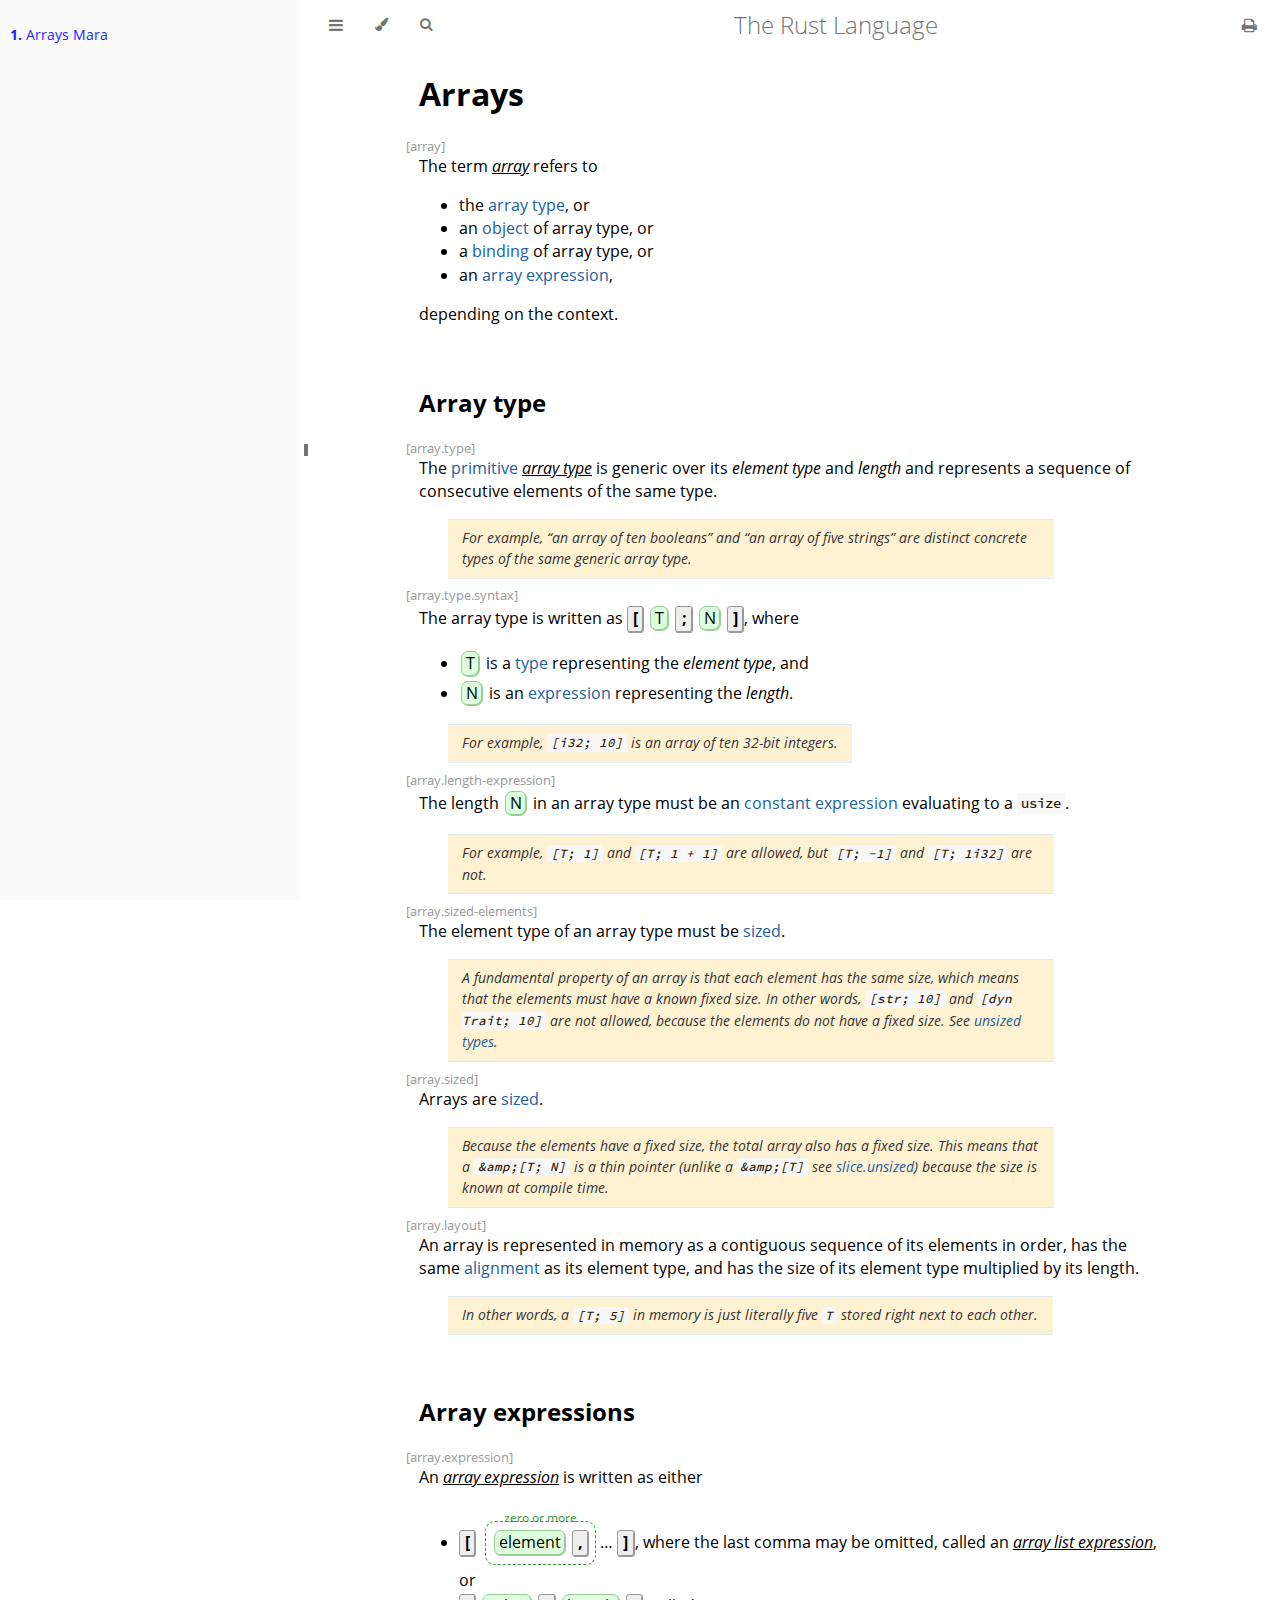
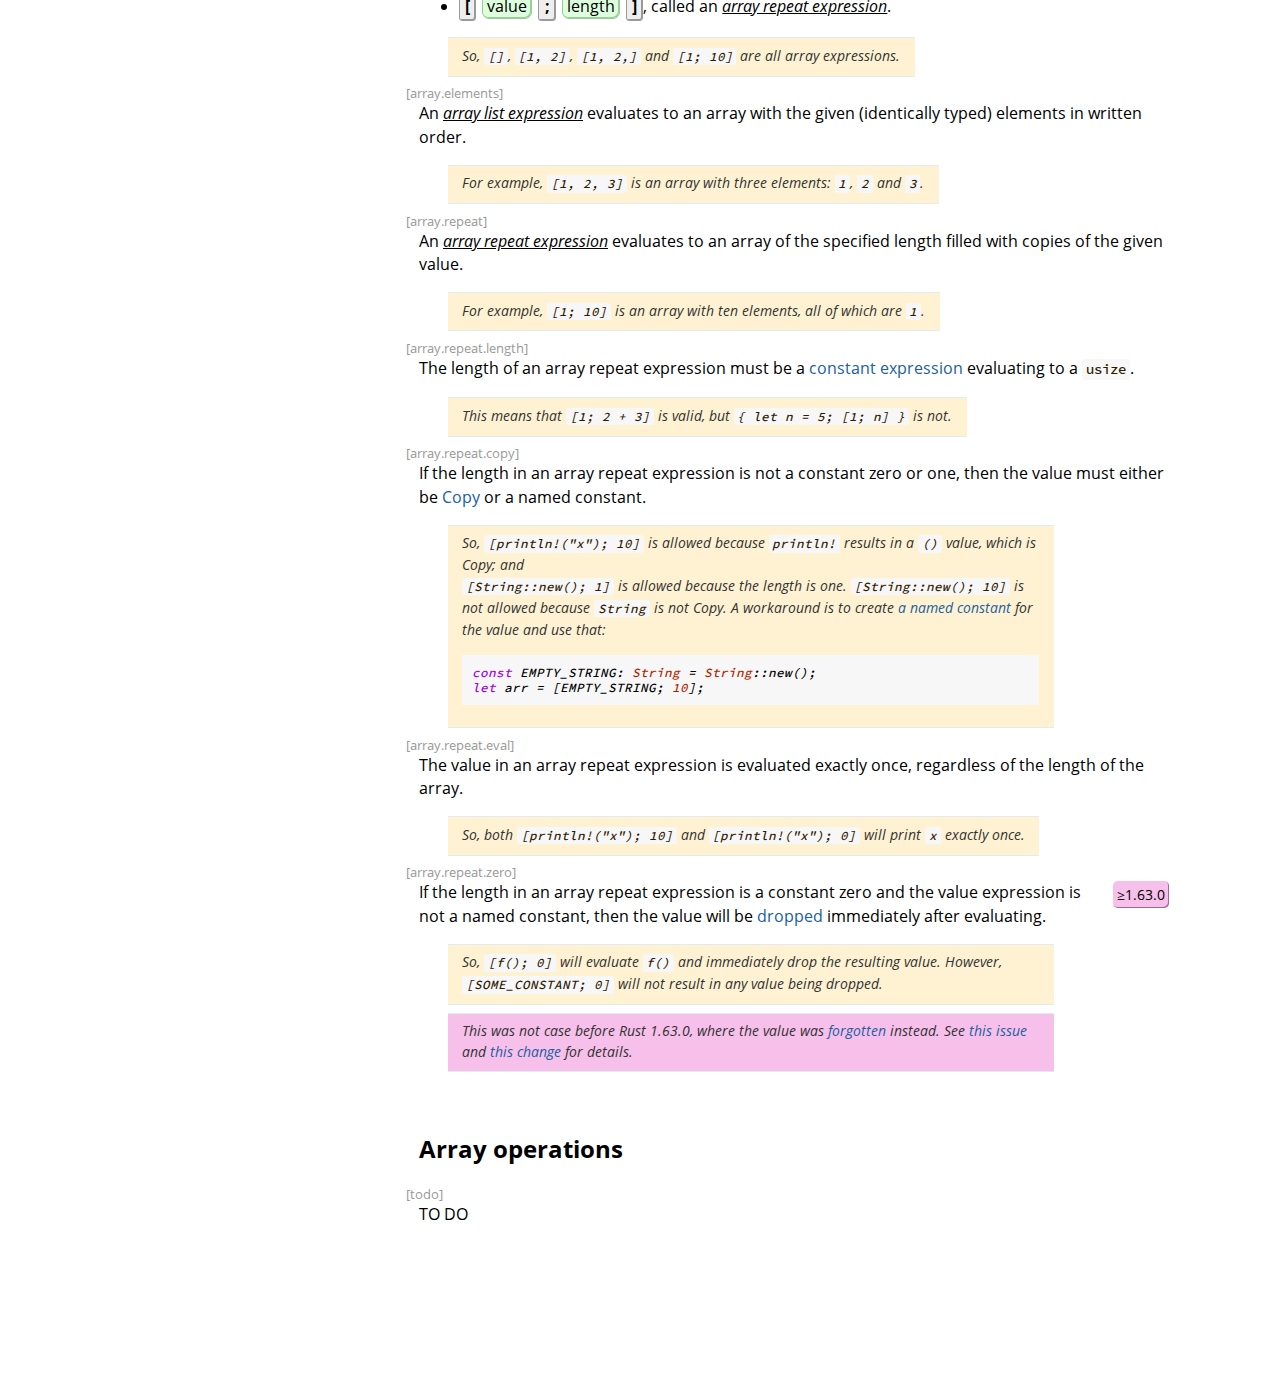
<file: index.html>
<!DOCTYPE HTML>
<html lang="en" class="light" dir="ltr">
    <head>
        <!-- Book generated using mdBook -->
        <meta charset="UTF-8">
        <title>Arrays Mara - The Rust Language</title>


        <!-- Custom HTML head -->
        
        <meta name="description" content="">
        <meta name="viewport" content="width=device-width, initial-scale=1">
        <meta name="theme-color" content="#ffffff">

        <link rel="icon" href="favicon.svg">
        <link rel="shortcut icon" href="favicon.png">
        <link rel="stylesheet" href="css/variables.css">
        <link rel="stylesheet" href="css/general.css">
        <link rel="stylesheet" href="css/chrome.css">
        <link rel="stylesheet" href="css/print.css" media="print">

        <!-- Fonts -->
        <link rel="stylesheet" href="FontAwesome/css/font-awesome.css">
        <link rel="stylesheet" href="fonts/fonts.css">

        <!-- Highlight.js Stylesheets -->
        <link rel="stylesheet" href="highlight.css">
        <link rel="stylesheet" href="tomorrow-night.css">
        <link rel="stylesheet" href="ayu-highlight.css">

        <!-- Custom theme stylesheets -->
        <link rel="stylesheet" href="css/custom.css">

    </head>
    <body class="sidebar-visible no-js">
    <div id="body-container">
        <!-- Provide site root to javascript -->
        <script>
            var path_to_root = "";
            var default_theme = window.matchMedia("(prefers-color-scheme: dark)").matches ? "navy" : "light";
        </script>

        <!-- Work around some values being stored in localStorage wrapped in quotes -->
        <script>
            try {
                var theme = localStorage.getItem('mdbook-theme');
                var sidebar = localStorage.getItem('mdbook-sidebar');

                if (theme.startsWith('"') && theme.endsWith('"')) {
                    localStorage.setItem('mdbook-theme', theme.slice(1, theme.length - 1));
                }

                if (sidebar.startsWith('"') && sidebar.endsWith('"')) {
                    localStorage.setItem('mdbook-sidebar', sidebar.slice(1, sidebar.length - 1));
                }
            } catch (e) { }
        </script>

        <!-- Set the theme before any content is loaded, prevents flash -->
        <script>
            var theme;
            try { theme = localStorage.getItem('mdbook-theme'); } catch(e) { }
            if (theme === null || theme === undefined) { theme = default_theme; }
            var html = document.querySelector('html');
            html.classList.remove('light')
            html.classList.add(theme);
            var body = document.querySelector('body');
            body.classList.remove('no-js')
            body.classList.add('js');
        </script>

        <input type="checkbox" id="sidebar-toggle-anchor" class="hidden">

        <!-- Hide / unhide sidebar before it is displayed -->
        <script>
            var body = document.querySelector('body');
            var sidebar = null;
            var sidebar_toggle = document.getElementById("sidebar-toggle-anchor");
            if (document.body.clientWidth >= 1080) {
                try { sidebar = localStorage.getItem('mdbook-sidebar'); } catch(e) { }
                sidebar = sidebar || 'visible';
            } else {
                sidebar = 'hidden';
            }
            sidebar_toggle.checked = sidebar === 'visible';
            body.classList.remove('sidebar-visible');
            body.classList.add("sidebar-" + sidebar);
        </script>

        <nav id="sidebar" class="sidebar" aria-label="Table of contents">
            <div class="sidebar-scrollbox">
                <ol class="chapter"><li class="chapter-item expanded "><a href="arrays-m.html" class="active"><strong aria-hidden="true">1.</strong> Arrays Mara</a></li></ol>
            </div>
            <div id="sidebar-resize-handle" class="sidebar-resize-handle">
                <div class="sidebar-resize-indicator"></div>
            </div>
        </nav>

        <!-- Track and set sidebar scroll position -->
        <script>
            var sidebarScrollbox = document.querySelector('#sidebar .sidebar-scrollbox');
            sidebarScrollbox.addEventListener('click', function(e) {
                if (e.target.tagName === 'A') {
                    sessionStorage.setItem('sidebar-scroll', sidebarScrollbox.scrollTop);
                }
            }, { passive: true });
            var sidebarScrollTop = sessionStorage.getItem('sidebar-scroll');
            sessionStorage.removeItem('sidebar-scroll');
            if (sidebarScrollTop) {
                // preserve sidebar scroll position when navigating via links within sidebar
                sidebarScrollbox.scrollTop = sidebarScrollTop;
            } else {
                // scroll sidebar to current active section when navigating via "next/previous chapter" buttons
                var activeSection = document.querySelector('#sidebar .active');
                if (activeSection) {
                    activeSection.scrollIntoView({ block: 'center' });
                }
            }
        </script>

        <div id="page-wrapper" class="page-wrapper">

            <div class="page">
                                <div id="menu-bar-hover-placeholder"></div>
                <div id="menu-bar" class="menu-bar sticky">
                    <div class="left-buttons">
                        <label id="sidebar-toggle" class="icon-button" for="sidebar-toggle-anchor" title="Toggle Table of Contents" aria-label="Toggle Table of Contents" aria-controls="sidebar">
                            <i class="fa fa-bars"></i>
                        </label>
                        <button id="theme-toggle" class="icon-button" type="button" title="Change theme" aria-label="Change theme" aria-haspopup="true" aria-expanded="false" aria-controls="theme-list">
                            <i class="fa fa-paint-brush"></i>
                        </button>
                        <ul id="theme-list" class="theme-popup" aria-label="Themes" role="menu">
                            <li role="none"><button role="menuitem" class="theme" id="light">Light</button></li>
                            <li role="none"><button role="menuitem" class="theme" id="rust">Rust</button></li>
                            <li role="none"><button role="menuitem" class="theme" id="coal">Coal</button></li>
                            <li role="none"><button role="menuitem" class="theme" id="navy">Navy</button></li>
                            <li role="none"><button role="menuitem" class="theme" id="ayu">Ayu</button></li>
                        </ul>
                        <button id="search-toggle" class="icon-button" type="button" title="Search. (Shortkey: s)" aria-label="Toggle Searchbar" aria-expanded="false" aria-keyshortcuts="S" aria-controls="searchbar">
                            <i class="fa fa-search"></i>
                        </button>
                    </div>

                    <h1 class="menu-title">The Rust Language</h1>

                    <div class="right-buttons">
                        <a href="print.html" title="Print this book" aria-label="Print this book">
                            <i id="print-button" class="fa fa-print"></i>
                        </a>

                    </div>
                </div>

                <div id="search-wrapper" class="hidden">
                    <form id="searchbar-outer" class="searchbar-outer">
                        <input type="search" id="searchbar" name="searchbar" placeholder="Search this book ..." aria-controls="searchresults-outer" aria-describedby="searchresults-header">
                    </form>
                    <div id="searchresults-outer" class="searchresults-outer hidden">
                        <div id="searchresults-header" class="searchresults-header"></div>
                        <ul id="searchresults">
                        </ul>
                    </div>
                </div>

                <!-- Apply ARIA attributes after the sidebar and the sidebar toggle button are added to the DOM -->
                <script>
                    document.getElementById('sidebar-toggle').setAttribute('aria-expanded', sidebar === 'visible');
                    document.getElementById('sidebar').setAttribute('aria-hidden', sidebar !== 'visible');
                    Array.from(document.querySelectorAll('#sidebar a')).forEach(function(link) {
                        link.setAttribute('tabIndex', sidebar === 'visible' ? 0 : -1);
                    });
                </script>

                <div id="content" class="content">
                    <main>
                        <h1 id="arrays"><a class="header" href="#arrays">Arrays</a></h1>
<div class="rule" id="array"><a class="rule-link" href="#array">[array]</a></div>
<p>The term <dfn>array</dfn> refers to</p>
<ul>
<li>the <a href="TODO">array type</a>, or</li>
<li>an <a href="TODO">object</a> of array type, or</li>
<li>a <a href="TODO">binding</a> of array type, or</li>
<li>an <a href="TODO">array expression</a>,</li>
</ul>
<p>depending on the context.</p>
<h2 id="array-type"><a class="header" href="#array-type">Array type</a></h2>
<div class="rule" id="array.type"><a class="rule-link" href="#array.type">[array.type]</a></div>
<p>The <a href="TODO">primitive</a> <dfn>array type</dfn>
is generic over its <em>element type</em> and <em>length</em>
and represents a sequence of consecutive elements of the same type.</p>
<blockquote>
<p>For example, “an array of ten booleans” and “an array of five strings”
are distinct concrete types of the same generic array type.</p>
</blockquote>
<div class="rule" id="array.type.syntax"><a class="rule-link" href="#array.type.syntax">[array.type.syntax]</a></div>
<p>The array type is written as <kbd>[</kbd> <var>T</var> <kbd>;</kbd> <var>N</var> <kbd>]</kbd>,
where</p>
<ul>
<li><var>T</var> is a <a href="TODO">type</a> representing the <em>element type</em>, and</li>
<li><var>N</var> is an <a href="TODO">expression</a> representing the <em>length</em>.</li>
</ul>
<blockquote>
<p>For example, <code>[i32; 10]</code> is an array of ten 32-bit integers.</p>
</blockquote>
<div class="rule" id="array.length-expression"><a class="rule-link" href="#array.length-expression">[array.length-expression]</a></div>
<p>The length <var>N</var> in an array type must be an <a href="TODO">constant expression</a>
evaluating to a <code>usize</code>.</p>
<blockquote>
<p>For example,
<code>[T; 1]</code> and <code>[T; 1 + 1]</code> are allowed,
but <code>[T; -1]</code> and <code>[T; 1i32]</code> are not.</p>
</blockquote>
<div class="rule" id="array.sized-elements"><a class="rule-link" href="#array.sized-elements">[array.sized-elements]</a></div>
<p>The element type of an array type must be <a href="TODO">sized</a>.</p>
<blockquote>
<p>A fundamental property of an array is that each element has the same size,
which means that the elements must have a known fixed size.
In other words, <code>[str; 10]</code> and <code>[dyn Trait; 10]</code> are not allowed,
because the elements do not have a fixed size. See <a href="TODO">unsized types</a>.</p>
</blockquote>
<div class="rule" id="array.sized"><a class="rule-link" href="#array.sized">[array.sized]</a></div>
<p>Arrays are <a href="TODO">sized</a>.</p>
<blockquote>
<p>Because the elements have a fixed size, the total array also has a fixed size.
This means that a <code>&amp;amp;[T; N]</code> is a thin pointer
(unlike a <code>&amp;amp;[T]</code> see <a href="TODO">slice.unsized</a>)
because the size is known at compile time.</p>
</blockquote>
<div class="rule" id="array.layout"><a class="rule-link" href="#array.layout">[array.layout]</a></div>
<p>An array is represented in memory as a contiguous sequence of its elements in order,
has the same <a href="TODO">alignment</a> as its element type,
and has the size of its element type multiplied by its length.</p>
<blockquote>
<p>In other words, a <code>[T; 5]</code> in memory is just literally five <code>T</code> stored
right next to each other.</p>
</blockquote>
<h2 id="array-expressions"><a class="header" href="#array-expressions">Array expressions</a></h2>
<div class="rule" id="array.expression"><a class="rule-link" href="#array.expression">[array.expression]</a></div>
<p>An <dfn>array expression</dfn> is written as either</p>
<ul>
<li><kbd>[</kbd> <span class="repeat"><var>element</var> <kbd>,</kbd> </span> … <kbd>]</kbd>,
where the last comma may be omitted,
called an <dfn>array list expression</dfn>,
or</li>
<li><kbd>[</kbd> <var>value</var> <kbd>;</kbd> <var>length</var> <kbd>]</kbd>,
called an <dfn>array repeat expression</dfn>.</li>
</ul>
<blockquote>
<p>So, <code>[]</code>, <code>[1, 2]</code>, <code>[1, 2,]</code> and <code>[1; 10]</code> are all array expressions.</p>
</blockquote>
<div class="rule" id="array.elements"><a class="rule-link" href="#array.elements">[array.elements]</a></div>
<p>An <dfn>array list expression</dfn> evaluates to an array with the given (identically typed) elements in written order.</p>
<blockquote>
<p>For example, <code>[1, 2, 3]</code> is an array with three elements: <code>1</code>, <code>2</code> and <code>3</code>.</p>
</blockquote>
<div class="rule" id="array.repeat"><a class="rule-link" href="#array.repeat">[array.repeat]</a></div>
<p>An <dfn>array repeat expression</dfn> evaluates to an array of the specified length filled with copies of the given value.</p>
<blockquote>
<p>For example, <code>[1; 10]</code> is an array with ten elements, all of which are <code>1</code>.</p>
</blockquote>
<div class="rule" id="array.repeat.length"><a class="rule-link" href="#array.repeat.length">[array.repeat.length]</a></div>
<p>The length of an array repeat expression must be a <a href="TODO">constant expression</a>
evaluating to a <code>usize</code>.</p>
<blockquote>
<p>This means that <code>[1; 2 + 3]</code> is valid, but <code>{ let n = 5; [1; n] }</code> is not.</p>
</blockquote>
<div class="rule" id="array.repeat.copy"><a class="rule-link" href="#array.repeat.copy">[array.repeat.copy]</a></div>
<p>If the length in an array repeat expression is not a constant zero or one,
then the value must either be <a href="TODO">Copy</a> or a named constant.</p>
<blockquote>
<p>So, <code>[println!(&quot;x&quot;); 10]</code> is allowed because <code>println!</code> results in
a <code>()</code> value, which is Copy; and<br />
<code>[String::new(); 1]</code> is allowed because the length is one.
<code>[String::new(); 10]</code> is not allowed because <code>String</code> is not Copy.
A workaround is to create <a href="TODO">a named constant</a> for the value and use that:</p>
<pre><pre class="playground"><code class="language-rust"><span class="boring">#![allow(unused)]
</span><span class="boring">fn main() {
</span>const EMPTY_STRING: String = String::new();
let arr = [EMPTY_STRING; 10];
<span class="boring">}</span></code></pre></pre>
</blockquote>
<div class="rule" id="array.repeat.eval"><a class="rule-link" href="#array.repeat.eval">[array.repeat.eval]</a></div>
<p>The value in an array repeat expression is evaluated exactly once,
regardless of the length of the array.</p>
<blockquote>
<p>So, both <code>[println!(&quot;x&quot;); 10]</code> and <code>[println!(&quot;x&quot;); 0]</code>
will print <code>x</code> exactly once.</p>
</blockquote>
<div class="rule" id="array.repeat.zero"><a class="rule-link" href="#array.repeat.zero">[array.repeat.zero]</a></div>
<p><span class="version">≥1.63.0</span>
If the length in an array repeat expression is a constant zero
and the value expression is not a named constant,
then the value will be <a href="TODO">dropped</a> immediately after evaluating.</p>
<blockquote>
<p>So, <code>[f(); 0]</code> will evaluate <code>f()</code> and immediately drop the resulting value.
However, <code>[SOME_CONSTANT; 0]</code> will not result in any value being dropped.</p>
</blockquote>
<div class="history">
<blockquote>
<p>This was not case before Rust 1.63.0,
where the value was <a href="TODO">forgotten</a> instead.
See <a href="https://github.com/rust-lang/rust/issues/74836">this issue</a>
and <a href="https://github.com/rust-lang/rust/pull/95953">this change</a> for details.</p>
</blockquote>
</div>
<h2 id="array-operations"><a class="header" href="#array-operations">Array operations</a></h2>
<div class="rule" id="todo"><a class="rule-link" href="#todo">[todo]</a></div>
<p>TO DO</p>

                    </main>

                    <nav class="nav-wrapper" aria-label="Page navigation">
                        <!-- Mobile navigation buttons -->


                        <div style="clear: both"></div>
                    </nav>
                </div>
            </div>

            <nav class="nav-wide-wrapper" aria-label="Page navigation">

            </nav>

        </div>




        <script>
            window.playground_copyable = true;
        </script>


        <script src="elasticlunr.min.js"></script>
        <script src="mark.min.js"></script>
        <script src="searcher.js"></script>

        <script src="clipboard.min.js"></script>
        <script src="highlight.js"></script>
        <script src="book.js"></script>

        <!-- Custom JS scripts -->


    </div>
    </body>
</html>
</file>
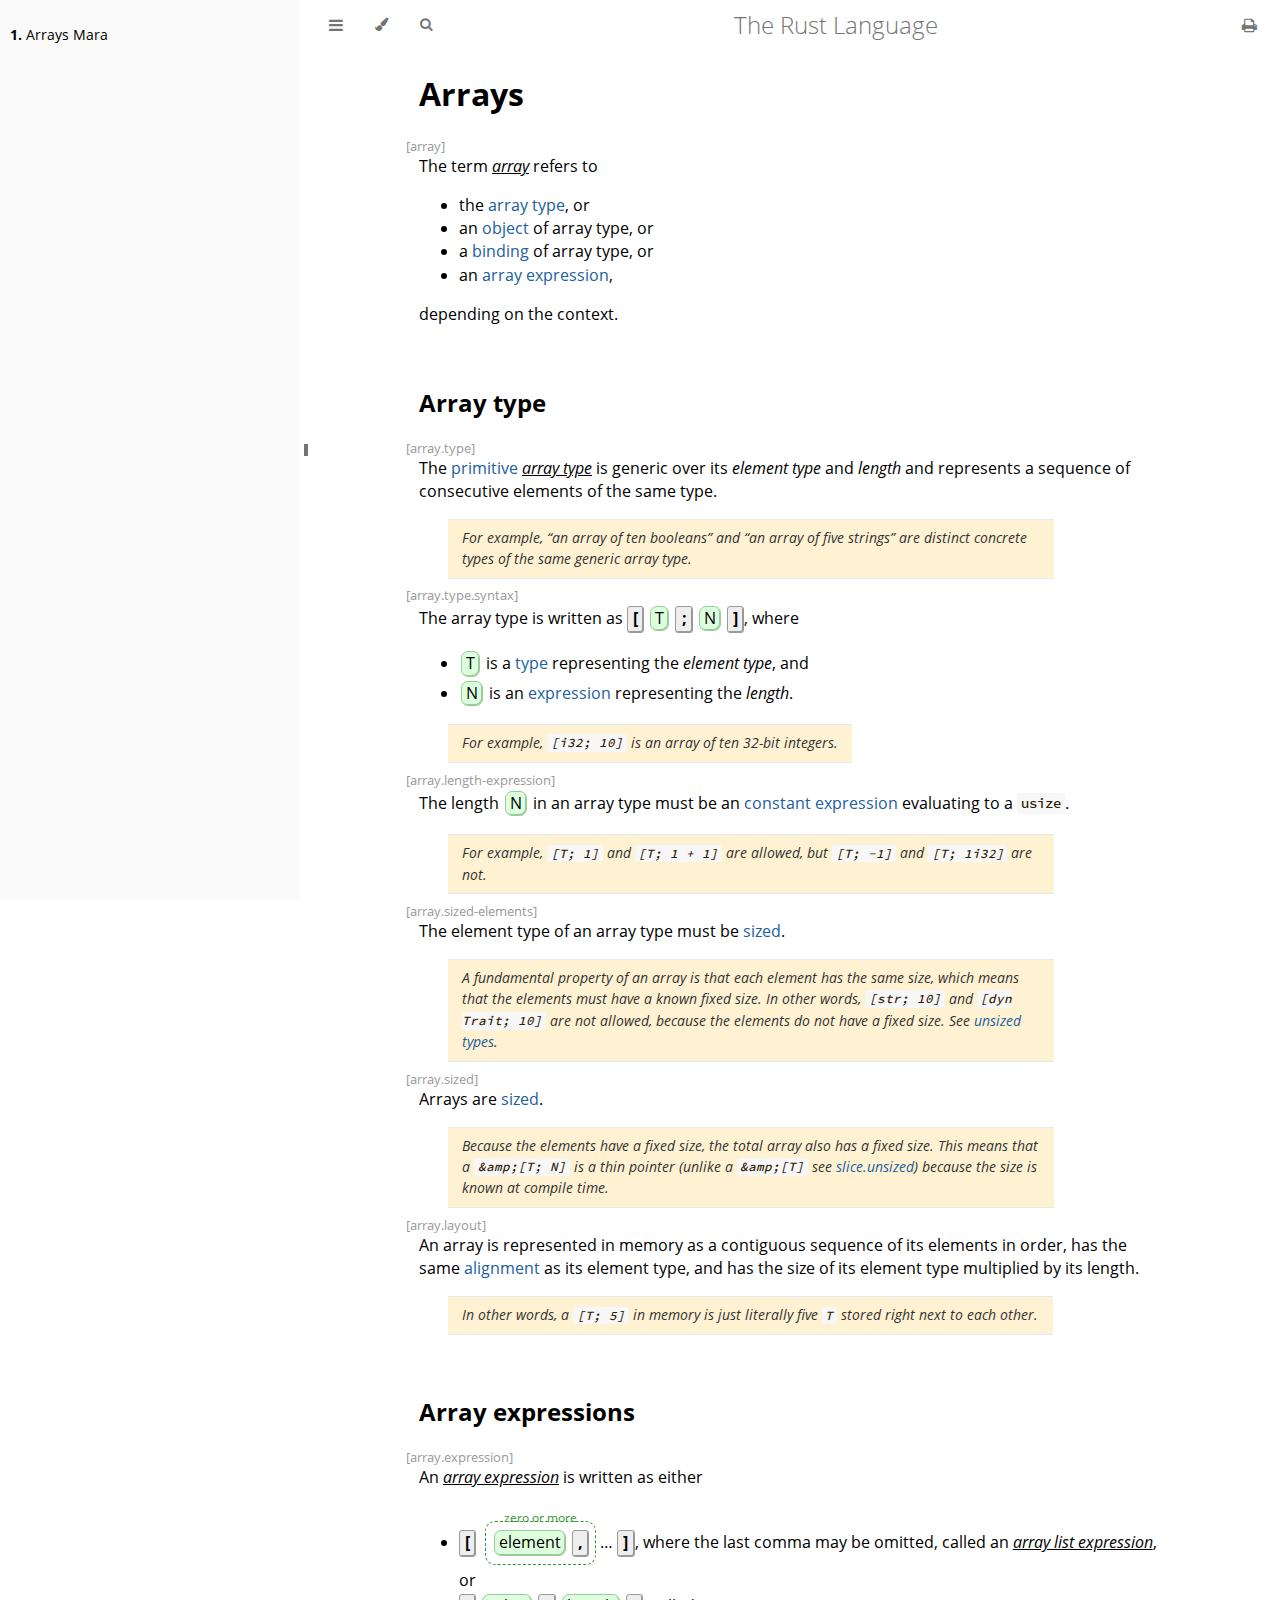
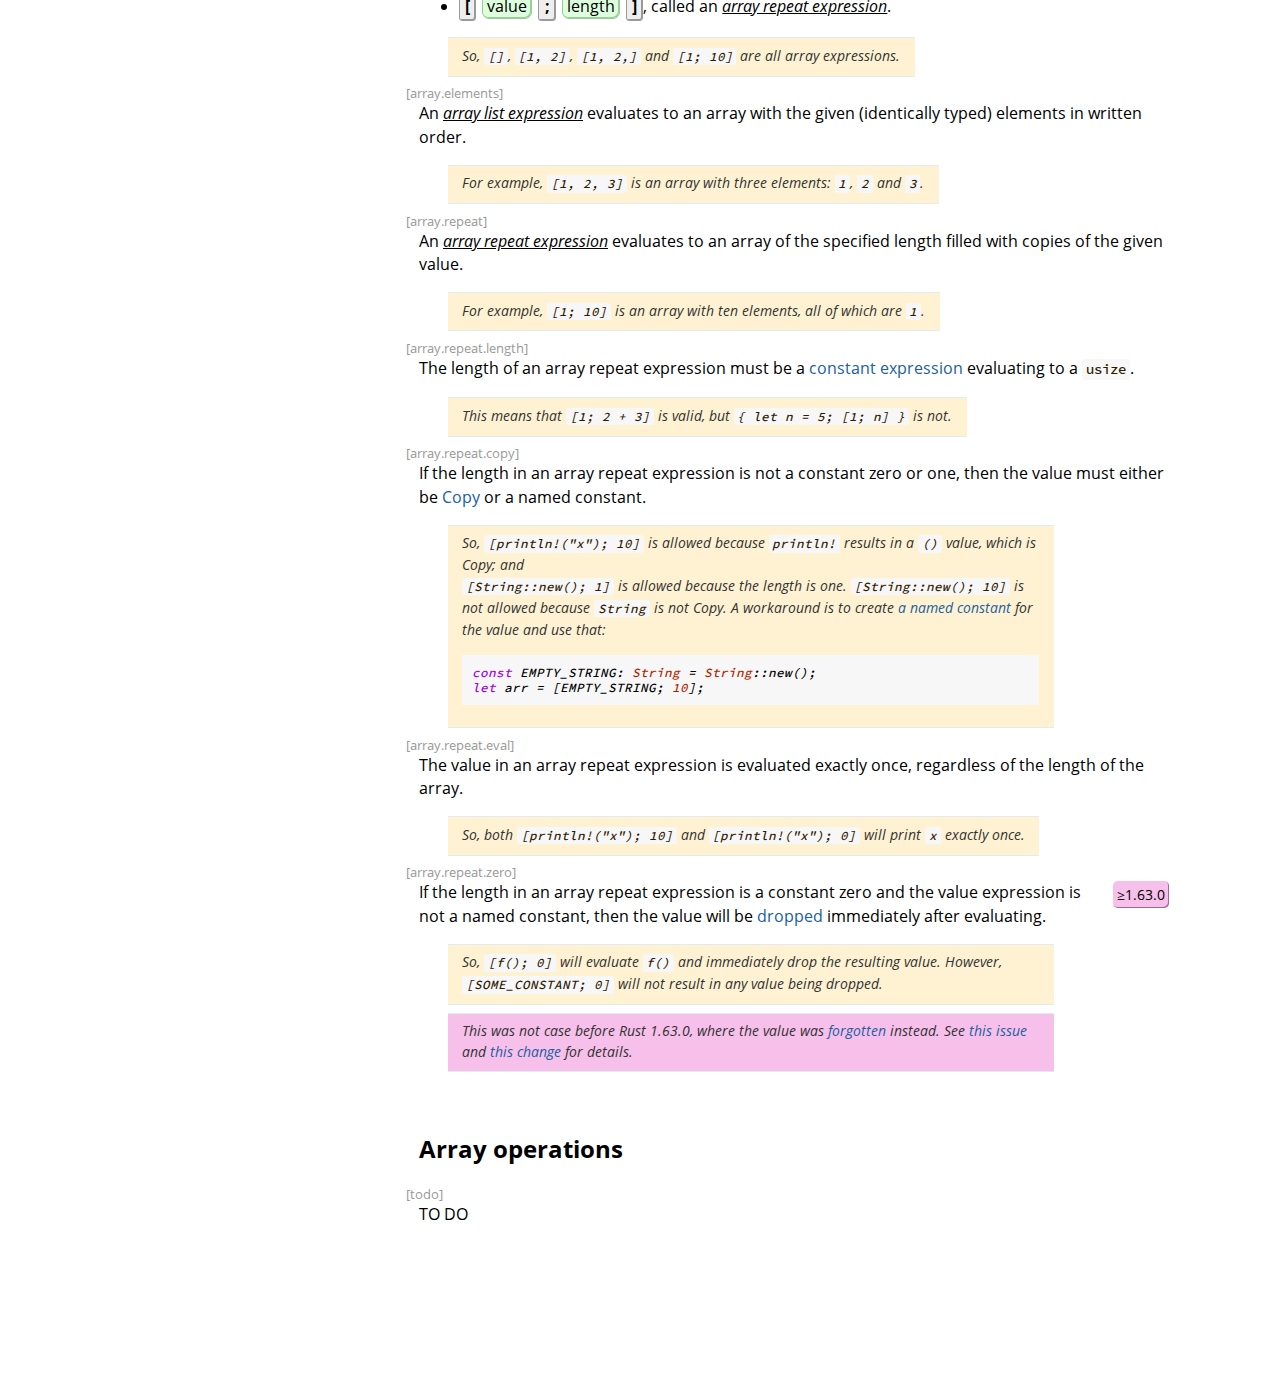
<file: print.html>
<!DOCTYPE HTML>
<html lang="en" class="light" dir="ltr">
    <head>
        <!-- Book generated using mdBook -->
        <meta charset="UTF-8">
        <title>The Rust Language</title>
        <meta name="robots" content="noindex">


        <!-- Custom HTML head -->
        
        <meta name="description" content="">
        <meta name="viewport" content="width=device-width, initial-scale=1">
        <meta name="theme-color" content="#ffffff">

        <link rel="icon" href="favicon.svg">
        <link rel="shortcut icon" href="favicon.png">
        <link rel="stylesheet" href="css/variables.css">
        <link rel="stylesheet" href="css/general.css">
        <link rel="stylesheet" href="css/chrome.css">
        <link rel="stylesheet" href="css/print.css" media="print">

        <!-- Fonts -->
        <link rel="stylesheet" href="FontAwesome/css/font-awesome.css">
        <link rel="stylesheet" href="fonts/fonts.css">

        <!-- Highlight.js Stylesheets -->
        <link rel="stylesheet" href="highlight.css">
        <link rel="stylesheet" href="tomorrow-night.css">
        <link rel="stylesheet" href="ayu-highlight.css">

        <!-- Custom theme stylesheets -->
        <link rel="stylesheet" href="css/custom.css">

    </head>
    <body class="sidebar-visible no-js">
    <div id="body-container">
        <!-- Provide site root to javascript -->
        <script>
            var path_to_root = "";
            var default_theme = window.matchMedia("(prefers-color-scheme: dark)").matches ? "navy" : "light";
        </script>

        <!-- Work around some values being stored in localStorage wrapped in quotes -->
        <script>
            try {
                var theme = localStorage.getItem('mdbook-theme');
                var sidebar = localStorage.getItem('mdbook-sidebar');

                if (theme.startsWith('"') && theme.endsWith('"')) {
                    localStorage.setItem('mdbook-theme', theme.slice(1, theme.length - 1));
                }

                if (sidebar.startsWith('"') && sidebar.endsWith('"')) {
                    localStorage.setItem('mdbook-sidebar', sidebar.slice(1, sidebar.length - 1));
                }
            } catch (e) { }
        </script>

        <!-- Set the theme before any content is loaded, prevents flash -->
        <script>
            var theme;
            try { theme = localStorage.getItem('mdbook-theme'); } catch(e) { }
            if (theme === null || theme === undefined) { theme = default_theme; }
            var html = document.querySelector('html');
            html.classList.remove('light')
            html.classList.add(theme);
            var body = document.querySelector('body');
            body.classList.remove('no-js')
            body.classList.add('js');
        </script>

        <input type="checkbox" id="sidebar-toggle-anchor" class="hidden">

        <!-- Hide / unhide sidebar before it is displayed -->
        <script>
            var body = document.querySelector('body');
            var sidebar = null;
            var sidebar_toggle = document.getElementById("sidebar-toggle-anchor");
            if (document.body.clientWidth >= 1080) {
                try { sidebar = localStorage.getItem('mdbook-sidebar'); } catch(e) { }
                sidebar = sidebar || 'visible';
            } else {
                sidebar = 'hidden';
            }
            sidebar_toggle.checked = sidebar === 'visible';
            body.classList.remove('sidebar-visible');
            body.classList.add("sidebar-" + sidebar);
        </script>

        <nav id="sidebar" class="sidebar" aria-label="Table of contents">
            <div class="sidebar-scrollbox">
                <ol class="chapter"><li class="chapter-item expanded "><a href="arrays-m.html"><strong aria-hidden="true">1.</strong> Arrays Mara</a></li></ol>
            </div>
            <div id="sidebar-resize-handle" class="sidebar-resize-handle">
                <div class="sidebar-resize-indicator"></div>
            </div>
        </nav>

        <!-- Track and set sidebar scroll position -->
        <script>
            var sidebarScrollbox = document.querySelector('#sidebar .sidebar-scrollbox');
            sidebarScrollbox.addEventListener('click', function(e) {
                if (e.target.tagName === 'A') {
                    sessionStorage.setItem('sidebar-scroll', sidebarScrollbox.scrollTop);
                }
            }, { passive: true });
            var sidebarScrollTop = sessionStorage.getItem('sidebar-scroll');
            sessionStorage.removeItem('sidebar-scroll');
            if (sidebarScrollTop) {
                // preserve sidebar scroll position when navigating via links within sidebar
                sidebarScrollbox.scrollTop = sidebarScrollTop;
            } else {
                // scroll sidebar to current active section when navigating via "next/previous chapter" buttons
                var activeSection = document.querySelector('#sidebar .active');
                if (activeSection) {
                    activeSection.scrollIntoView({ block: 'center' });
                }
            }
        </script>

        <div id="page-wrapper" class="page-wrapper">

            <div class="page">
                                <div id="menu-bar-hover-placeholder"></div>
                <div id="menu-bar" class="menu-bar sticky">
                    <div class="left-buttons">
                        <label id="sidebar-toggle" class="icon-button" for="sidebar-toggle-anchor" title="Toggle Table of Contents" aria-label="Toggle Table of Contents" aria-controls="sidebar">
                            <i class="fa fa-bars"></i>
                        </label>
                        <button id="theme-toggle" class="icon-button" type="button" title="Change theme" aria-label="Change theme" aria-haspopup="true" aria-expanded="false" aria-controls="theme-list">
                            <i class="fa fa-paint-brush"></i>
                        </button>
                        <ul id="theme-list" class="theme-popup" aria-label="Themes" role="menu">
                            <li role="none"><button role="menuitem" class="theme" id="light">Light</button></li>
                            <li role="none"><button role="menuitem" class="theme" id="rust">Rust</button></li>
                            <li role="none"><button role="menuitem" class="theme" id="coal">Coal</button></li>
                            <li role="none"><button role="menuitem" class="theme" id="navy">Navy</button></li>
                            <li role="none"><button role="menuitem" class="theme" id="ayu">Ayu</button></li>
                        </ul>
                        <button id="search-toggle" class="icon-button" type="button" title="Search. (Shortkey: s)" aria-label="Toggle Searchbar" aria-expanded="false" aria-keyshortcuts="S" aria-controls="searchbar">
                            <i class="fa fa-search"></i>
                        </button>
                    </div>

                    <h1 class="menu-title">The Rust Language</h1>

                    <div class="right-buttons">
                        <a href="print.html" title="Print this book" aria-label="Print this book">
                            <i id="print-button" class="fa fa-print"></i>
                        </a>

                    </div>
                </div>

                <div id="search-wrapper" class="hidden">
                    <form id="searchbar-outer" class="searchbar-outer">
                        <input type="search" id="searchbar" name="searchbar" placeholder="Search this book ..." aria-controls="searchresults-outer" aria-describedby="searchresults-header">
                    </form>
                    <div id="searchresults-outer" class="searchresults-outer hidden">
                        <div id="searchresults-header" class="searchresults-header"></div>
                        <ul id="searchresults">
                        </ul>
                    </div>
                </div>

                <!-- Apply ARIA attributes after the sidebar and the sidebar toggle button are added to the DOM -->
                <script>
                    document.getElementById('sidebar-toggle').setAttribute('aria-expanded', sidebar === 'visible');
                    document.getElementById('sidebar').setAttribute('aria-hidden', sidebar !== 'visible');
                    Array.from(document.querySelectorAll('#sidebar a')).forEach(function(link) {
                        link.setAttribute('tabIndex', sidebar === 'visible' ? 0 : -1);
                    });
                </script>

                <div id="content" class="content">
                    <main>
                        <h1 id="arrays"><a class="header" href="#arrays">Arrays</a></h1>
<div class="rule" id="array"><a class="rule-link" href="arrays-m.html#array">[array]</a></div>
<p>The term <dfn>array</dfn> refers to</p>
<ul>
<li>the <a href="TODO">array type</a>, or</li>
<li>an <a href="TODO">object</a> of array type, or</li>
<li>a <a href="TODO">binding</a> of array type, or</li>
<li>an <a href="TODO">array expression</a>,</li>
</ul>
<p>depending on the context.</p>
<h2 id="array-type"><a class="header" href="#array-type">Array type</a></h2>
<div class="rule" id="array.type"><a class="rule-link" href="arrays-m.html#array.type">[array.type]</a></div>
<p>The <a href="TODO">primitive</a> <dfn>array type</dfn>
is generic over its <em>element type</em> and <em>length</em>
and represents a sequence of consecutive elements of the same type.</p>
<blockquote>
<p>For example, “an array of ten booleans” and “an array of five strings”
are distinct concrete types of the same generic array type.</p>
</blockquote>
<div class="rule" id="array.type.syntax"><a class="rule-link" href="arrays-m.html#array.type.syntax">[array.type.syntax]</a></div>
<p>The array type is written as <kbd>[</kbd> <var>T</var> <kbd>;</kbd> <var>N</var> <kbd>]</kbd>,
where</p>
<ul>
<li><var>T</var> is a <a href="TODO">type</a> representing the <em>element type</em>, and</li>
<li><var>N</var> is an <a href="TODO">expression</a> representing the <em>length</em>.</li>
</ul>
<blockquote>
<p>For example, <code>[i32; 10]</code> is an array of ten 32-bit integers.</p>
</blockquote>
<div class="rule" id="array.length-expression"><a class="rule-link" href="arrays-m.html#array.length-expression">[array.length-expression]</a></div>
<p>The length <var>N</var> in an array type must be an <a href="TODO">constant expression</a>
evaluating to a <code>usize</code>.</p>
<blockquote>
<p>For example,
<code>[T; 1]</code> and <code>[T; 1 + 1]</code> are allowed,
but <code>[T; -1]</code> and <code>[T; 1i32]</code> are not.</p>
</blockquote>
<div class="rule" id="array.sized-elements"><a class="rule-link" href="arrays-m.html#array.sized-elements">[array.sized-elements]</a></div>
<p>The element type of an array type must be <a href="TODO">sized</a>.</p>
<blockquote>
<p>A fundamental property of an array is that each element has the same size,
which means that the elements must have a known fixed size.
In other words, <code>[str; 10]</code> and <code>[dyn Trait; 10]</code> are not allowed,
because the elements do not have a fixed size. See <a href="TODO">unsized types</a>.</p>
</blockquote>
<div class="rule" id="array.sized"><a class="rule-link" href="arrays-m.html#array.sized">[array.sized]</a></div>
<p>Arrays are <a href="TODO">sized</a>.</p>
<blockquote>
<p>Because the elements have a fixed size, the total array also has a fixed size.
This means that a <code>&amp;amp;[T; N]</code> is a thin pointer
(unlike a <code>&amp;amp;[T]</code> see <a href="TODO">slice.unsized</a>)
because the size is known at compile time.</p>
</blockquote>
<div class="rule" id="array.layout"><a class="rule-link" href="arrays-m.html#array.layout">[array.layout]</a></div>
<p>An array is represented in memory as a contiguous sequence of its elements in order,
has the same <a href="TODO">alignment</a> as its element type,
and has the size of its element type multiplied by its length.</p>
<blockquote>
<p>In other words, a <code>[T; 5]</code> in memory is just literally five <code>T</code> stored
right next to each other.</p>
</blockquote>
<h2 id="array-expressions"><a class="header" href="#array-expressions">Array expressions</a></h2>
<div class="rule" id="array.expression"><a class="rule-link" href="arrays-m.html#array.expression">[array.expression]</a></div>
<p>An <dfn>array expression</dfn> is written as either</p>
<ul>
<li><kbd>[</kbd> <span class="repeat"><var>element</var> <kbd>,</kbd> </span> … <kbd>]</kbd>,
where the last comma may be omitted,
called an <dfn>array list expression</dfn>,
or</li>
<li><kbd>[</kbd> <var>value</var> <kbd>;</kbd> <var>length</var> <kbd>]</kbd>,
called an <dfn>array repeat expression</dfn>.</li>
</ul>
<blockquote>
<p>So, <code>[]</code>, <code>[1, 2]</code>, <code>[1, 2,]</code> and <code>[1; 10]</code> are all array expressions.</p>
</blockquote>
<div class="rule" id="array.elements"><a class="rule-link" href="arrays-m.html#array.elements">[array.elements]</a></div>
<p>An <dfn>array list expression</dfn> evaluates to an array with the given (identically typed) elements in written order.</p>
<blockquote>
<p>For example, <code>[1, 2, 3]</code> is an array with three elements: <code>1</code>, <code>2</code> and <code>3</code>.</p>
</blockquote>
<div class="rule" id="array.repeat"><a class="rule-link" href="arrays-m.html#array.repeat">[array.repeat]</a></div>
<p>An <dfn>array repeat expression</dfn> evaluates to an array of the specified length filled with copies of the given value.</p>
<blockquote>
<p>For example, <code>[1; 10]</code> is an array with ten elements, all of which are <code>1</code>.</p>
</blockquote>
<div class="rule" id="array.repeat.length"><a class="rule-link" href="arrays-m.html#array.repeat.length">[array.repeat.length]</a></div>
<p>The length of an array repeat expression must be a <a href="TODO">constant expression</a>
evaluating to a <code>usize</code>.</p>
<blockquote>
<p>This means that <code>[1; 2 + 3]</code> is valid, but <code>{ let n = 5; [1; n] }</code> is not.</p>
</blockquote>
<div class="rule" id="array.repeat.copy"><a class="rule-link" href="arrays-m.html#array.repeat.copy">[array.repeat.copy]</a></div>
<p>If the length in an array repeat expression is not a constant zero or one,
then the value must either be <a href="TODO">Copy</a> or a named constant.</p>
<blockquote>
<p>So, <code>[println!(&quot;x&quot;); 10]</code> is allowed because <code>println!</code> results in
a <code>()</code> value, which is Copy; and<br />
<code>[String::new(); 1]</code> is allowed because the length is one.
<code>[String::new(); 10]</code> is not allowed because <code>String</code> is not Copy.
A workaround is to create <a href="TODO">a named constant</a> for the value and use that:</p>
<pre><pre class="playground"><code class="language-rust"><span class="boring">#![allow(unused)]
</span><span class="boring">fn main() {
</span>const EMPTY_STRING: String = String::new();
let arr = [EMPTY_STRING; 10];
<span class="boring">}</span></code></pre></pre>
</blockquote>
<div class="rule" id="array.repeat.eval"><a class="rule-link" href="arrays-m.html#array.repeat.eval">[array.repeat.eval]</a></div>
<p>The value in an array repeat expression is evaluated exactly once,
regardless of the length of the array.</p>
<blockquote>
<p>So, both <code>[println!(&quot;x&quot;); 10]</code> and <code>[println!(&quot;x&quot;); 0]</code>
will print <code>x</code> exactly once.</p>
</blockquote>
<div class="rule" id="array.repeat.zero"><a class="rule-link" href="arrays-m.html#array.repeat.zero">[array.repeat.zero]</a></div>
<p><span class="version">≥1.63.0</span>
If the length in an array repeat expression is a constant zero
and the value expression is not a named constant,
then the value will be <a href="TODO">dropped</a> immediately after evaluating.</p>
<blockquote>
<p>So, <code>[f(); 0]</code> will evaluate <code>f()</code> and immediately drop the resulting value.
However, <code>[SOME_CONSTANT; 0]</code> will not result in any value being dropped.</p>
</blockquote>
<div class="history">
<blockquote>
<p>This was not case before Rust 1.63.0,
where the value was <a href="TODO">forgotten</a> instead.
See <a href="https://github.com/rust-lang/rust/issues/74836">this issue</a>
and <a href="https://github.com/rust-lang/rust/pull/95953">this change</a> for details.</p>
</blockquote>
</div>
<h2 id="array-operations"><a class="header" href="#array-operations">Array operations</a></h2>
<div class="rule" id="todo"><a class="rule-link" href="arrays-m.html#todo">[todo]</a></div>
<p>TO DO</p>

                    </main>

                    <nav class="nav-wrapper" aria-label="Page navigation">
                        <!-- Mobile navigation buttons -->


                        <div style="clear: both"></div>
                    </nav>
                </div>
            </div>

            <nav class="nav-wide-wrapper" aria-label="Page navigation">

            </nav>

        </div>




        <script>
            window.playground_copyable = true;
        </script>


        <script src="elasticlunr.min.js"></script>
        <script src="mark.min.js"></script>
        <script src="searcher.js"></script>

        <script src="clipboard.min.js"></script>
        <script src="highlight.js"></script>
        <script src="book.js"></script>

        <!-- Custom JS scripts -->

        <script>
        window.addEventListener('load', function() {
            window.setTimeout(window.print, 100);
        });
        </script>

    </div>
    </body>
</html>
</file>
<file: css/variables.css>
/* Globals */

:root {
    --sidebar-width: 300px;
    --sidebar-resize-indicator-width: 8px;
    --sidebar-resize-indicator-space: 2px;
    --page-padding: 15px;
    --content-max-width: 750px;
    --menu-bar-height: 50px;
    --mono-font: "Source Code Pro", Consolas, "Ubuntu Mono", Menlo, "DejaVu Sans Mono", monospace, monospace;
    --code-font-size: 0.875em /* please adjust the ace font size accordingly in editor.js */
}

/* Themes */

.ayu {
    --bg: hsl(210, 25%, 8%);
    --fg: #c5c5c5;

    --sidebar-bg: #14191f;
    --sidebar-fg: #c8c9db;
    --sidebar-non-existant: #5c6773;
    --sidebar-active: #ffb454;
    --sidebar-spacer: #2d334f;

    --scrollbar: var(--sidebar-fg);

    --icons: #737480;
    --icons-hover: #b7b9cc;

    --links: #0096cf;

    --inline-code-color: #ffb454;

    --theme-popup-bg: #14191f;
    --theme-popup-border: #5c6773;
    --theme-hover: #191f26;

    --quote-bg: hsl(226, 15%, 17%);
    --quote-border: hsl(226, 15%, 22%);

    --warning-border: #ff8e00;

    --table-border-color: hsl(210, 25%, 13%);
    --table-header-bg: hsl(210, 25%, 28%);
    --table-alternate-bg: hsl(210, 25%, 11%);

    --searchbar-border-color: #848484;
    --searchbar-bg: #424242;
    --searchbar-fg: #fff;
    --searchbar-shadow-color: #d4c89f;
    --searchresults-header-fg: #666;
    --searchresults-border-color: #888;
    --searchresults-li-bg: #252932;
    --search-mark-bg: #e3b171;

    --color-scheme: dark;
}

.coal {
    --bg: hsl(200, 7%, 8%);
    --fg: #98a3ad;

    --sidebar-bg: #292c2f;
    --sidebar-fg: #a1adb8;
    --sidebar-non-existant: #505254;
    --sidebar-active: #3473ad;
    --sidebar-spacer: #393939;

    --scrollbar: var(--sidebar-fg);

    --icons: #43484d;
    --icons-hover: #b3c0cc;

    --links: #2b79a2;

    --inline-code-color: #c5c8c6;

    --theme-popup-bg: #141617;
    --theme-popup-border: #43484d;
    --theme-hover: #1f2124;

    --quote-bg: hsl(234, 21%, 18%);
    --quote-border: hsl(234, 21%, 23%);

    --warning-border: #ff8e00;

    --table-border-color: hsl(200, 7%, 13%);
    --table-header-bg: hsl(200, 7%, 28%);
    --table-alternate-bg: hsl(200, 7%, 11%);

    --searchbar-border-color: #aaa;
    --searchbar-bg: #b7b7b7;
    --searchbar-fg: #000;
    --searchbar-shadow-color: #aaa;
    --searchresults-header-fg: #666;
    --searchresults-border-color: #98a3ad;
    --searchresults-li-bg: #2b2b2f;
    --search-mark-bg: #355c7d;

    --color-scheme: dark;
}

.light {
    --bg: hsl(0, 0%, 100%);
    --fg: hsl(0, 0%, 0%);

    --sidebar-bg: #fafafa;
    --sidebar-fg: hsl(0, 0%, 0%);
    --sidebar-non-existant: #aaaaaa;
    --sidebar-active: #1f1fff;
    --sidebar-spacer: #f4f4f4;

    --scrollbar: #8F8F8F;

    --icons: #747474;
    --icons-hover: #000000;

    --links: #20609f;

    --inline-code-color: #301900;

    --theme-popup-bg: #fafafa;
    --theme-popup-border: #cccccc;
    --theme-hover: #e6e6e6;

    --quote-bg: hsl(197, 37%, 96%);
    --quote-border: hsl(197, 37%, 91%);

    --warning-border: #ff8e00;

    --table-border-color: hsl(0, 0%, 95%);
    --table-header-bg: hsl(0, 0%, 80%);
    --table-alternate-bg: hsl(0, 0%, 97%);

    --searchbar-border-color: #aaa;
    --searchbar-bg: #fafafa;
    --searchbar-fg: #000;
    --searchbar-shadow-color: #aaa;
    --searchresults-header-fg: #666;
    --searchresults-border-color: #888;
    --searchresults-li-bg: #e4f2fe;
    --search-mark-bg: #a2cff5;

    --color-scheme: light;
}

.navy {
    --bg: hsl(226, 23%, 11%);
    --fg: #bcbdd0;

    --sidebar-bg: #282d3f;
    --sidebar-fg: #c8c9db;
    --sidebar-non-existant: #505274;
    --sidebar-active: #2b79a2;
    --sidebar-spacer: #2d334f;

    --scrollbar: var(--sidebar-fg);

    --icons: #737480;
    --icons-hover: #b7b9cc;

    --links: #2b79a2;

    --inline-code-color: #c5c8c6;

    --theme-popup-bg: #161923;
    --theme-popup-border: #737480;
    --theme-hover: #282e40;

    --quote-bg: hsl(226, 15%, 17%);
    --quote-border: hsl(226, 15%, 22%);

    --warning-border: #ff8e00;

    --table-border-color: hsl(226, 23%, 16%);
    --table-header-bg: hsl(226, 23%, 31%);
    --table-alternate-bg: hsl(226, 23%, 14%);

    --searchbar-border-color: #aaa;
    --searchbar-bg: #aeaec6;
    --searchbar-fg: #000;
    --searchbar-shadow-color: #aaa;
    --searchresults-header-fg: #5f5f71;
    --searchresults-border-color: #5c5c68;
    --searchresults-li-bg: #242430;
    --search-mark-bg: #a2cff5;

    --color-scheme: dark;
}

.rust {
    --bg: hsl(60, 9%, 87%);
    --fg: #262625;

    --sidebar-bg: #3b2e2a;
    --sidebar-fg: #c8c9db;
    --sidebar-non-existant: #505254;
    --sidebar-active: #e69f67;
    --sidebar-spacer: #45373a;

    --scrollbar: var(--sidebar-fg);

    --icons: #737480;
    --icons-hover: #262625;

    --links: #2b79a2;

    --inline-code-color: #6e6b5e;

    --theme-popup-bg: #e1e1db;
    --theme-popup-border: #b38f6b;
    --theme-hover: #99908a;

    --quote-bg: hsl(60, 5%, 75%);
    --quote-border: hsl(60, 5%, 70%);

    --warning-border: #ff8e00;

    --table-border-color: hsl(60, 9%, 82%);
    --table-header-bg: #b3a497;
    --table-alternate-bg: hsl(60, 9%, 84%);

    --searchbar-border-color: #aaa;
    --searchbar-bg: #fafafa;
    --searchbar-fg: #000;
    --searchbar-shadow-color: #aaa;
    --searchresults-header-fg: #666;
    --searchresults-border-color: #888;
    --searchresults-li-bg: #dec2a2;
    --search-mark-bg: #e69f67;

    --color-scheme: light;
}

@media (prefers-color-scheme: dark) {
    .light.no-js {
        --bg: hsl(200, 7%, 8%);
        --fg: #98a3ad;

        --sidebar-bg: #292c2f;
        --sidebar-fg: #a1adb8;
        --sidebar-non-existant: #505254;
        --sidebar-active: #3473ad;
        --sidebar-spacer: #393939;

        --scrollbar: var(--sidebar-fg);

        --icons: #43484d;
        --icons-hover: #b3c0cc;

        --links: #2b79a2;

        --inline-code-color: #c5c8c6;

        --theme-popup-bg: #141617;
        --theme-popup-border: #43484d;
        --theme-hover: #1f2124;

        --quote-bg: hsl(234, 21%, 18%);
        --quote-border: hsl(234, 21%, 23%);

        --warning-border: #ff8e00;

        --table-border-color: hsl(200, 7%, 13%);
        --table-header-bg: hsl(200, 7%, 28%);
        --table-alternate-bg: hsl(200, 7%, 11%);

        --searchbar-border-color: #aaa;
        --searchbar-bg: #b7b7b7;
        --searchbar-fg: #000;
        --searchbar-shadow-color: #aaa;
        --searchresults-header-fg: #666;
        --searchresults-border-color: #98a3ad;
        --searchresults-li-bg: #2b2b2f;
        --search-mark-bg: #355c7d;
    }
}
</file>
<file: css/general.css>
/* Base styles and content styles */

@import 'variables.css';

:root {
    /* Browser default font-size is 16px, this way 1 rem = 10px */
    font-size: 62.5%;
    color-scheme: var(--color-scheme);
}

html {
    font-family: "Open Sans", sans-serif;
    color: var(--fg);
    background-color: var(--bg);
    text-size-adjust: none;
    -webkit-text-size-adjust: none;
}

body {
    margin: 0;
    font-size: 1.6rem;
    overflow-x: hidden;
}

code {
    font-family: var(--mono-font) !important;
    font-size: var(--code-font-size);
    direction: ltr !important;
}

/* make long words/inline code not x overflow */
main {
    overflow-wrap: break-word;
}

/* make wide tables scroll if they overflow */
.table-wrapper {
    overflow-x: auto;
}

/* Don't change font size in headers. */
h1 code, h2 code, h3 code, h4 code, h5 code, h6 code {
    font-size: unset;
}

.left { float: left; }
.right { float: right; }
.boring { opacity: 0.6; }
.hide-boring .boring { display: none; }
.hidden { display: none !important; }

h2, h3 { margin-block-start: 2.5em; }
h4, h5 { margin-block-start: 2em; }

.header + .header h3,
.header + .header h4,
.header + .header h5 {
    margin-block-start: 1em;
}

h1:target::before,
h2:target::before,
h3:target::before,
h4:target::before,
h5:target::before,
h6:target::before {
    display: inline-block;
    content: "»";
    margin-inline-start: -30px;
    width: 30px;
}

/* This is broken on Safari as of version 14, but is fixed
   in Safari Technology Preview 117 which I think will be Safari 14.2.
   https://bugs.webkit.org/show_bug.cgi?id=218076
*/
:target {
    /* Safari does not support logical properties */
    scroll-margin-top: calc(var(--menu-bar-height) + 0.5em);
}

.page {
    outline: 0;
    padding: 0 var(--page-padding);
    margin-block-start: calc(0px - var(--menu-bar-height)); /* Compensate for the #menu-bar-hover-placeholder */
}
.page-wrapper {
    box-sizing: border-box;
    background-color: var(--bg);
}
.no-js .page-wrapper,
.js:not(.sidebar-resizing) .page-wrapper {
    transition: margin-left 0.3s ease, transform 0.3s ease; /* Animation: slide away */
}
[dir=rtl] .js:not(.sidebar-resizing) .page-wrapper {
    transition: margin-right 0.3s ease, transform 0.3s ease; /* Animation: slide away */
}

.content {
    overflow-y: auto;
    padding: 0 5px 50px 5px;
}
.content main {
    margin-inline-start: auto;
    margin-inline-end: auto;
    max-width: var(--content-max-width);
}
.content p { line-height: 1.45em; }
.content ol { line-height: 1.45em; }
.content ul { line-height: 1.45em; }
.content a { text-decoration: none; }
.content a:hover { text-decoration: underline; }
.content img, .content video { max-width: 100%; }
.content .header:link,
.content .header:visited {
    color: var(--fg);
}
.content .header:link,
.content .header:visited:hover {
    text-decoration: none;
}

table {
    margin: 0 auto;
    border-collapse: collapse;
}
table td {
    padding: 3px 20px;
    border: 1px var(--table-border-color) solid;
}
table thead {
    background: var(--table-header-bg);
}
table thead td {
    font-weight: 700;
    border: none;
}
table thead th {
    padding: 3px 20px;
}
table thead tr {
    border: 1px var(--table-header-bg) solid;
}
/* Alternate background colors for rows */
table tbody tr:nth-child(2n) {
    background: var(--table-alternate-bg);
}


blockquote {
    margin: 20px 0;
    padding: 0 20px;
    color: var(--fg);
    background-color: var(--quote-bg);
    border-block-start: .1em solid var(--quote-border);
    border-block-end: .1em solid var(--quote-border);
}

.warning {
    margin: 20px;
    padding: 0 20px;
    border-inline-start: 2px solid var(--warning-border);
}

.warning:before {
    position: absolute;
    width: 3rem;
    height: 3rem;
    margin-inline-start: calc(-1.5rem - 21px);
    content: "ⓘ";
    text-align: center;
    background-color: var(--bg);
    color: var(--warning-border);
    font-weight: bold;
    font-size: 2rem;
}

blockquote .warning:before {
    background-color: var(--quote-bg);
}

kbd {
    background-color: var(--table-border-color);
    border-radius: 4px;
    border: solid 1px var(--theme-popup-border);
    box-shadow: inset 0 -1px 0 var(--theme-hover);
    display: inline-block;
    font-size: var(--code-font-size);
    font-family: var(--mono-font);
    line-height: 10px;
    padding: 4px 5px;
    vertical-align: middle;
}

:not(.footnote-definition) + .footnote-definition,
.footnote-definition + :not(.footnote-definition) {
    margin-block-start: 2em;
}
.footnote-definition {
    font-size: 0.9em;
    margin: 0.5em 0;
}
.footnote-definition p {
    display: inline;
}

.tooltiptext {
    position: absolute;
    visibility: hidden;
    color: #fff;
    background-color: #333;
    transform: translateX(-50%); /* Center by moving tooltip 50% of its width left */
    left: -8px; /* Half of the width of the icon */
    top: -35px;
    font-size: 0.8em;
    text-align: center;
    border-radius: 6px;
    padding: 5px 8px;
    margin: 5px;
    z-index: 1000;
}
.tooltipped .tooltiptext {
    visibility: visible;
}

.chapter li.part-title {
    color: var(--sidebar-fg);
    margin: 5px 0px;
    font-weight: bold;
}

.result-no-output {
    font-style: italic;
}
</file>
<file: css/chrome.css>
/* CSS for UI elements (a.k.a. chrome) */

@import 'variables.css';

html {
    scrollbar-color: var(--scrollbar) var(--bg);
}
#searchresults a,
.content a:link,
a:visited,
a > .hljs {
    color: var(--links);
}

/*
    body-container is necessary because mobile browsers don't seem to like
    overflow-x on the body tag when there is a <meta name="viewport"> tag.
*/
#body-container {
    /*
        This is used when the sidebar pushes the body content off the side of
        the screen on small screens. Without it, dragging on mobile Safari
        will want to reposition the viewport in a weird way.
    */
    overflow-x: clip;
}

/* Menu Bar */

#menu-bar,
#menu-bar-hover-placeholder {
    z-index: 101;
    margin: auto calc(0px - var(--page-padding));
}
#menu-bar {
    position: relative;
    display: flex;
    flex-wrap: wrap;
    background-color: var(--bg);
    border-block-end-color: var(--bg);
    border-block-end-width: 1px;
    border-block-end-style: solid;
}
#menu-bar.sticky,
.js #menu-bar-hover-placeholder:hover + #menu-bar,
.js #menu-bar:hover,
.js.sidebar-visible #menu-bar {
    position: -webkit-sticky;
    position: sticky;
    top: 0 !important;
}
#menu-bar-hover-placeholder {
    position: sticky;
    position: -webkit-sticky;
    top: 0;
    height: var(--menu-bar-height);
}
#menu-bar.bordered {
    border-block-end-color: var(--table-border-color);
}
#menu-bar i, #menu-bar .icon-button {
    position: relative;
    padding: 0 8px;
    z-index: 10;
    line-height: var(--menu-bar-height);
    cursor: pointer;
    transition: color 0.5s;
}
@media only screen and (max-width: 420px) {
    #menu-bar i, #menu-bar .icon-button {
        padding: 0 5px;
    }
}

.icon-button {
    border: none;
    background: none;
    padding: 0;
    color: inherit;
}
.icon-button i {
    margin: 0;
}

.right-buttons {
    margin: 0 15px;
}
.right-buttons a {
    text-decoration: none;
}

.left-buttons {
    display: flex;
    margin: 0 5px;
}
.no-js .left-buttons button {
    display: none;
}

.menu-title {
    display: inline-block;
    font-weight: 200;
    font-size: 2.4rem;
    line-height: var(--menu-bar-height);
    text-align: center;
    margin: 0;
    flex: 1;
    white-space: nowrap;
    overflow: hidden;
    text-overflow: ellipsis;
}
.js .menu-title {
    cursor: pointer;
}

.menu-bar,
.menu-bar:visited,
.nav-chapters,
.nav-chapters:visited,
.mobile-nav-chapters,
.mobile-nav-chapters:visited,
.menu-bar .icon-button,
.menu-bar a i {
    color: var(--icons);
}

.menu-bar i:hover,
.menu-bar .icon-button:hover,
.nav-chapters:hover,
.mobile-nav-chapters i:hover {
    color: var(--icons-hover);
}

/* Nav Icons */

.nav-chapters {
    font-size: 2.5em;
    text-align: center;
    text-decoration: none;

    position: fixed;
    top: 0;
    bottom: 0;
    margin: 0;
    max-width: 150px;
    min-width: 90px;

    display: flex;
    justify-content: center;
    align-content: center;
    flex-direction: column;

    transition: color 0.5s, background-color 0.5s;
}

.nav-chapters:hover {
    text-decoration: none;
    background-color: var(--theme-hover);
    transition: background-color 0.15s, color 0.15s;
}

.nav-wrapper {
    margin-block-start: 50px;
    display: none;
}

.mobile-nav-chapters {
    font-size: 2.5em;
    text-align: center;
    text-decoration: none;
    width: 90px;
    border-radius: 5px;
    background-color: var(--sidebar-bg);
}

/* Only Firefox supports flow-relative values */
.previous { float: left; }
[dir=rtl] .previous { float: right; }

/* Only Firefox supports flow-relative values */
.next {
    float: right;
    right: var(--page-padding);
}
[dir=rtl] .next {
    float: left;
    right: unset;
    left: var(--page-padding);
}

/* Use the correct buttons for RTL layouts*/
[dir=rtl] .previous i.fa-angle-left:before {content:"\f105";}
[dir=rtl] .next i.fa-angle-right:before { content:"\f104"; }

@media only screen and (max-width: 1080px) {
    .nav-wide-wrapper { display: none; }
    .nav-wrapper { display: block; }
}

/* sidebar-visible */
@media only screen and (max-width: 1380px) {
    #sidebar-toggle-anchor:checked ~ .page-wrapper .nav-wide-wrapper { display: none; }
    #sidebar-toggle-anchor:checked ~ .page-wrapper .nav-wrapper { display: block; }
}

/* Inline code */

:not(pre) > .hljs {
    display: inline;
    padding: 0.1em 0.3em;
    border-radius: 3px;
}

:not(pre):not(a) > .hljs {
    color: var(--inline-code-color);
    overflow-x: initial;
}

a:hover > .hljs {
    text-decoration: underline;
}

pre {
    position: relative;
}
pre > .buttons {
    position: absolute;
    z-index: 100;
    right: 0px;
    top: 2px;
    margin: 0px;
    padding: 2px 0px;

    color: var(--sidebar-fg);
    cursor: pointer;
    visibility: hidden;
    opacity: 0;
    transition: visibility 0.1s linear, opacity 0.1s linear;
}
pre:hover > .buttons {
    visibility: visible;
    opacity: 1
}
pre > .buttons :hover {
    color: var(--sidebar-active);
    border-color: var(--icons-hover);
    background-color: var(--theme-hover);
}
pre > .buttons i {
    margin-inline-start: 8px;
}
pre > .buttons button {
    cursor: inherit;
    margin: 0px 5px;
    padding: 3px 5px;
    font-size: 14px;

    border-style: solid;
    border-width: 1px;
    border-radius: 4px;
    border-color: var(--icons);
    background-color: var(--theme-popup-bg);
    transition: 100ms;
    transition-property: color,border-color,background-color;
    color: var(--icons);
}
@media (pointer: coarse) {
    pre > .buttons button {
        /* On mobile, make it easier to tap buttons. */
        padding: 0.3rem 1rem;
    }

    .sidebar-resize-indicator {
        /* Hide resize indicator on devices with limited accuracy */
        display: none;
    }
}
pre > code {
    display: block;
    padding: 1rem;
}

/* FIXME: ACE editors overlap their buttons because ACE does absolute
   positioning within the code block which breaks padding. The only solution I
   can think of is to move the padding to the outer pre tag (or insert a div
   wrapper), but that would require fixing a whole bunch of CSS rules.
*/
.hljs.ace_editor {
  padding: 0rem 0rem;
}

pre > .result {
    margin-block-start: 10px;
}

/* Search */

#searchresults a {
    text-decoration: none;
}

mark {
    border-radius: 2px;
    padding-block-start: 0;
    padding-block-end: 1px;
    padding-inline-start: 3px;
    padding-inline-end: 3px;
    margin-block-start: 0;
    margin-block-end: -1px;
    margin-inline-start: -3px;
    margin-inline-end: -3px;
    background-color: var(--search-mark-bg);
    transition: background-color 300ms linear;
    cursor: pointer;
}

mark.fade-out {
    background-color: rgba(0,0,0,0) !important;
    cursor: auto;
}

.searchbar-outer {
    margin-inline-start: auto;
    margin-inline-end: auto;
    max-width: var(--content-max-width);
}

#searchbar {
    width: 100%;
    margin-block-start: 5px;
    margin-block-end: 0;
    margin-inline-start: auto;
    margin-inline-end: auto;
    padding: 10px 16px;
    transition: box-shadow 300ms ease-in-out;
    border: 1px solid var(--searchbar-border-color);
    border-radius: 3px;
    background-color: var(--searchbar-bg);
    color: var(--searchbar-fg);
}
#searchbar:focus,
#searchbar.active {
    box-shadow: 0 0 3px var(--searchbar-shadow-color);
}

.searchresults-header {
    font-weight: bold;
    font-size: 1em;
    padding-block-start: 18px;
    padding-block-end: 0;
    padding-inline-start: 5px;
    padding-inline-end: 0;
    color: var(--searchresults-header-fg);
}

.searchresults-outer {
    margin-inline-start: auto;
    margin-inline-end: auto;
    max-width: var(--content-max-width);
    border-block-end: 1px dashed var(--searchresults-border-color);
}

ul#searchresults {
    list-style: none;
    padding-inline-start: 20px;
}
ul#searchresults li {
    margin: 10px 0px;
    padding: 2px;
    border-radius: 2px;
}
ul#searchresults li.focus {
    background-color: var(--searchresults-li-bg);
}
ul#searchresults span.teaser {
    display: block;
    clear: both;
    margin-block-start: 5px;
    margin-block-end: 0;
    margin-inline-start: 20px;
    margin-inline-end: 0;
    font-size: 0.8em;
}
ul#searchresults span.teaser em {
    font-weight: bold;
    font-style: normal;
}

/* Sidebar */

.sidebar {
    position: fixed;
    left: 0;
    top: 0;
    bottom: 0;
    width: var(--sidebar-width);
    font-size: 0.875em;
    box-sizing: border-box;
    -webkit-overflow-scrolling: touch;
    overscroll-behavior-y: contain;
    background-color: var(--sidebar-bg);
    color: var(--sidebar-fg);
}
[dir=rtl] .sidebar { left: unset; right: 0; }
.sidebar-resizing {
    -moz-user-select: none;
    -webkit-user-select: none;
    -ms-user-select: none;
    user-select: none;
}
.no-js .sidebar,
.js:not(.sidebar-resizing) .sidebar {
    transition: transform 0.3s; /* Animation: slide away */
}
.sidebar code {
    line-height: 2em;
}
.sidebar .sidebar-scrollbox {
    overflow-y: auto;
    position: absolute;
    top: 0;
    bottom: 0;
    left: 0;
    right: 0;
    padding: 10px 10px;
}
.sidebar .sidebar-resize-handle {
    position: absolute;
    cursor: col-resize;
    width: 0;
    right: calc(var(--sidebar-resize-indicator-width) * -1);
    top: 0;
    bottom: 0;
    display: flex;
    align-items: center;
}

.sidebar-resize-handle .sidebar-resize-indicator {
    width: 100%;
    height: 12px;
    background-color: var(--icons);
    margin-inline-start: var(--sidebar-resize-indicator-space);
}

[dir=rtl] .sidebar .sidebar-resize-handle {
    left: calc(var(--sidebar-resize-indicator-width) * -1);
    right: unset;
}
.js .sidebar .sidebar-resize-handle {
    cursor: col-resize;
    width: calc(var(--sidebar-resize-indicator-width) - var(--sidebar-resize-indicator-space));
}
/* sidebar-hidden */
#sidebar-toggle-anchor:not(:checked) ~ .sidebar {
    transform: translateX(calc(0px - var(--sidebar-width) - var(--sidebar-resize-indicator-width)));
    z-index: -1;
}
[dir=rtl] #sidebar-toggle-anchor:not(:checked) ~ .sidebar {
    transform: translateX(calc(var(--sidebar-width) + var(--sidebar-resize-indicator-width)));
}
.sidebar::-webkit-scrollbar {
    background: var(--sidebar-bg);
}
.sidebar::-webkit-scrollbar-thumb {
    background: var(--scrollbar);
}

/* sidebar-visible */
#sidebar-toggle-anchor:checked ~ .page-wrapper {
    transform: translateX(calc(var(--sidebar-width) + var(--sidebar-resize-indicator-width)));
}
[dir=rtl] #sidebar-toggle-anchor:checked ~ .page-wrapper {
    transform: translateX(calc(0px - var(--sidebar-width) - var(--sidebar-resize-indicator-width)));
}
@media only screen and (min-width: 620px) {
    #sidebar-toggle-anchor:checked ~ .page-wrapper {
        transform: none;
        margin-inline-start: calc(var(--sidebar-width) + var(--sidebar-resize-indicator-width));
    }
    [dir=rtl] #sidebar-toggle-anchor:checked ~ .page-wrapper {
        transform: none;
    }
}

.chapter {
    list-style: none outside none;
    padding-inline-start: 0;
    line-height: 2.2em;
}

.chapter ol {
    width: 100%;
}

.chapter li {
    display: flex;
    color: var(--sidebar-non-existant);
}
.chapter li a {
    display: block;
    padding: 0;
    text-decoration: none;
    color: var(--sidebar-fg);
}

.chapter li a:hover {
    color: var(--sidebar-active);
}

.chapter li a.active {
    color: var(--sidebar-active);
}

.chapter li > a.toggle {
    cursor: pointer;
    display: block;
    margin-inline-start: auto;
    padding: 0 10px;
    user-select: none;
    opacity: 0.68;
}

.chapter li > a.toggle div {
    transition: transform 0.5s;
}

/* collapse the section */
.chapter li:not(.expanded) + li > ol {
    display: none;
}

.chapter li.chapter-item {
    line-height: 1.5em;
    margin-block-start: 0.6em;
}

.chapter li.expanded > a.toggle div {
    transform: rotate(90deg);
}

.spacer {
    width: 100%;
    height: 3px;
    margin: 5px 0px;
}
.chapter .spacer {
    background-color: var(--sidebar-spacer);
}

@media (-moz-touch-enabled: 1), (pointer: coarse) {
    .chapter li a { padding: 5px 0; }
    .spacer { margin: 10px 0; }
}

.section {
    list-style: none outside none;
    padding-inline-start: 20px;
    line-height: 1.9em;
}

/* Theme Menu Popup */

.theme-popup {
    position: absolute;
    left: 10px;
    top: var(--menu-bar-height);
    z-index: 1000;
    border-radius: 4px;
    font-size: 0.7em;
    color: var(--fg);
    background: var(--theme-popup-bg);
    border: 1px solid var(--theme-popup-border);
    margin: 0;
    padding: 0;
    list-style: none;
    display: none;
    /* Don't let the children's background extend past the rounded corners. */
    overflow: hidden;
}
[dir=rtl] .theme-popup { left: unset;  right: 10px; }
.theme-popup .default {
    color: var(--icons);
}
.theme-popup .theme {
    width: 100%;
    border: 0;
    margin: 0;
    padding: 2px 20px;
    line-height: 25px;
    white-space: nowrap;
    text-align: start;
    cursor: pointer;
    color: inherit;
    background: inherit;
    font-size: inherit;
}
.theme-popup .theme:hover {
    background-color: var(--theme-hover);
}

.theme-selected::before {
    display: inline-block;
    content: "✓";
    margin-inline-start: -14px;
    width: 14px;
}
</file>
<file: css/print.css>
#sidebar,
#menu-bar,
.nav-chapters,
.mobile-nav-chapters {
    display: none;
}

#page-wrapper.page-wrapper {
    transform: none !important;
    margin-inline-start: 0px;
    overflow-y: initial;
}

#content {
    max-width: none;
    margin: 0;
    padding: 0;
}

.page {
    overflow-y: initial;
}

code {
    direction: ltr !important;
}

pre > .buttons {
    z-index: 2;
}

a, a:visited, a:active, a:hover {
    color: #4183c4;
    text-decoration: none;
}

h1, h2, h3, h4, h5, h6 {
    page-break-inside: avoid;
    page-break-after: avoid;
}

pre, code {
    page-break-inside: avoid;
    white-space: pre-wrap;
}

.fa {
    display: none !important;
}
</file>
<file: fonts/fonts.css>
/* Open Sans is licensed under the Apache License, Version 2.0. See http://www.apache.org/licenses/LICENSE-2.0 */
/* Source Code Pro is under the Open Font License. See https://scripts.sil.org/cms/scripts/page.php?site_id=nrsi&id=OFL */

/* open-sans-300 - latin_vietnamese_latin-ext_greek-ext_greek_cyrillic-ext_cyrillic */
@font-face {
  font-family: 'Open Sans';
  font-style: normal;
  font-weight: 300;
  src: local('Open Sans Light'), local('OpenSans-Light'),
       url('open-sans-v17-all-charsets-300.woff2') format('woff2');
}

/* open-sans-300italic - latin_vietnamese_latin-ext_greek-ext_greek_cyrillic-ext_cyrillic */
@font-face {
  font-family: 'Open Sans';
  font-style: italic;
  font-weight: 300;
  src: local('Open Sans Light Italic'), local('OpenSans-LightItalic'),
       url('open-sans-v17-all-charsets-300italic.woff2') format('woff2');
}

/* open-sans-regular - latin_vietnamese_latin-ext_greek-ext_greek_cyrillic-ext_cyrillic */
@font-face {
  font-family: 'Open Sans';
  font-style: normal;
  font-weight: 400;
  src: local('Open Sans Regular'), local('OpenSans-Regular'),
       url('open-sans-v17-all-charsets-regular.woff2') format('woff2');
}

/* open-sans-italic - latin_vietnamese_latin-ext_greek-ext_greek_cyrillic-ext_cyrillic */
@font-face {
  font-family: 'Open Sans';
  font-style: italic;
  font-weight: 400;
  src: local('Open Sans Italic'), local('OpenSans-Italic'),
       url('open-sans-v17-all-charsets-italic.woff2') format('woff2');
}

/* open-sans-600 - latin_vietnamese_latin-ext_greek-ext_greek_cyrillic-ext_cyrillic */
@font-face {
  font-family: 'Open Sans';
  font-style: normal;
  font-weight: 600;
  src: local('Open Sans SemiBold'), local('OpenSans-SemiBold'),
       url('open-sans-v17-all-charsets-600.woff2') format('woff2');
}

/* open-sans-600italic - latin_vietnamese_latin-ext_greek-ext_greek_cyrillic-ext_cyrillic */
@font-face {
  font-family: 'Open Sans';
  font-style: italic;
  font-weight: 600;
  src: local('Open Sans SemiBold Italic'), local('OpenSans-SemiBoldItalic'),
       url('open-sans-v17-all-charsets-600italic.woff2') format('woff2');
}

/* open-sans-700 - latin_vietnamese_latin-ext_greek-ext_greek_cyrillic-ext_cyrillic */
@font-face {
  font-family: 'Open Sans';
  font-style: normal;
  font-weight: 700;
  src: local('Open Sans Bold'), local('OpenSans-Bold'),
       url('open-sans-v17-all-charsets-700.woff2') format('woff2');
}

/* open-sans-700italic - latin_vietnamese_latin-ext_greek-ext_greek_cyrillic-ext_cyrillic */
@font-face {
  font-family: 'Open Sans';
  font-style: italic;
  font-weight: 700;
  src: local('Open Sans Bold Italic'), local('OpenSans-BoldItalic'),
       url('open-sans-v17-all-charsets-700italic.woff2') format('woff2');
}

/* open-sans-800 - latin_vietnamese_latin-ext_greek-ext_greek_cyrillic-ext_cyrillic */
@font-face {
  font-family: 'Open Sans';
  font-style: normal;
  font-weight: 800;
  src: local('Open Sans ExtraBold'), local('OpenSans-ExtraBold'),
       url('open-sans-v17-all-charsets-800.woff2') format('woff2');
}

/* open-sans-800italic - latin_vietnamese_latin-ext_greek-ext_greek_cyrillic-ext_cyrillic */
@font-face {
  font-family: 'Open Sans';
  font-style: italic;
  font-weight: 800;
  src: local('Open Sans ExtraBold Italic'), local('OpenSans-ExtraBoldItalic'),
       url('open-sans-v17-all-charsets-800italic.woff2') format('woff2');
}

/* source-code-pro-500 - latin_vietnamese_latin-ext_greek_cyrillic-ext_cyrillic */
@font-face {
  font-family: 'Source Code Pro';
  font-style: normal;
  font-weight: 500;
  src: url('source-code-pro-v11-all-charsets-500.woff2') format('woff2');
}
</file>
<file: highlight.css>
/*
 * An increased contrast highlighting scheme loosely based on the
 * "Base16 Atelier Dune Light" theme by Bram de Haan
 * (http://atelierbram.github.io/syntax-highlighting/atelier-schemes/dune)
 * Original Base16 color scheme by Chris Kempson
 * (https://github.com/chriskempson/base16)
 */

/* Comment */
.hljs-comment,
.hljs-quote {
  color: #575757;
}

/* Red */
.hljs-variable,
.hljs-template-variable,
.hljs-attribute,
.hljs-tag,
.hljs-name,
.hljs-regexp,
.hljs-link,
.hljs-name,
.hljs-selector-id,
.hljs-selector-class {
  color: #d70025;
}

/* Orange */
.hljs-number,
.hljs-meta,
.hljs-built_in,
.hljs-builtin-name,
.hljs-literal,
.hljs-type,
.hljs-params {
  color: #b21e00;
}

/* Green */
.hljs-string,
.hljs-symbol,
.hljs-bullet {
  color: #008200;
}

/* Blue */
.hljs-title,
.hljs-section {
  color: #0030f2;
}

/* Purple */
.hljs-keyword,
.hljs-selector-tag {
  color: #9d00ec;
}

.hljs {
  display: block;
  overflow-x: auto;
  background: #f6f7f6;
  color: #000;
}

.hljs-emphasis {
  font-style: italic;
}

.hljs-strong {
  font-weight: bold;
}

.hljs-addition {
  color: #22863a;
  background-color: #f0fff4;
}

.hljs-deletion {
  color: #b31d28;
  background-color: #ffeef0;
}
</file>
<file: tomorrow-night.css>
/* Tomorrow Night Theme */
/* https://github.com/jmblog/color-themes-for-highlightjs */
/* Original theme - https://github.com/chriskempson/tomorrow-theme */
/* https://github.com/jmblog/color-themes-for-highlightjs */

/* Tomorrow Comment */
.hljs-comment {
  color: #969896;
}

/* Tomorrow Red */
.hljs-variable,
.hljs-attribute,
.hljs-tag,
.hljs-regexp,
.ruby .hljs-constant,
.xml .hljs-tag .hljs-title,
.xml .hljs-pi,
.xml .hljs-doctype,
.html .hljs-doctype,
.css .hljs-id,
.css .hljs-class,
.css .hljs-pseudo {
  color: #cc6666;
}

/* Tomorrow Orange */
.hljs-number,
.hljs-preprocessor,
.hljs-pragma,
.hljs-built_in,
.hljs-literal,
.hljs-params,
.hljs-constant {
  color: #de935f;
}

/* Tomorrow Yellow */
.ruby .hljs-class .hljs-title,
.css .hljs-rule .hljs-attribute {
  color: #f0c674;
}

/* Tomorrow Green */
.hljs-string,
.hljs-value,
.hljs-inheritance,
.hljs-header,
.hljs-name,
.ruby .hljs-symbol,
.xml .hljs-cdata {
  color: #b5bd68;
}

/* Tomorrow Aqua */
.hljs-title,
.css .hljs-hexcolor {
  color: #8abeb7;
}

/* Tomorrow Blue */
.hljs-function,
.python .hljs-decorator,
.python .hljs-title,
.ruby .hljs-function .hljs-title,
.ruby .hljs-title .hljs-keyword,
.perl .hljs-sub,
.javascript .hljs-title,
.coffeescript .hljs-title {
  color: #81a2be;
}

/* Tomorrow Purple */
.hljs-keyword,
.javascript .hljs-function {
  color: #b294bb;
}

.hljs {
  display: block;
  overflow-x: auto;
  background: #1d1f21;
  color: #c5c8c6;
}

.coffeescript .javascript,
.javascript .xml,
.tex .hljs-formula,
.xml .javascript,
.xml .vbscript,
.xml .css,
.xml .hljs-cdata {
  opacity: 0.5;
}

.hljs-addition {
  color: #718c00;
}

.hljs-deletion {
  color: #c82829;
}
</file>
<file: ayu-highlight.css>
/*
Based off of the Ayu theme
Original by Dempfi (https://github.com/dempfi/ayu)
*/

.hljs {
  display: block;
  overflow-x: auto;
  background: #191f26;
  color: #e6e1cf;
}

.hljs-comment,
.hljs-quote {
  color: #5c6773;
  font-style: italic;
}

.hljs-variable,
.hljs-template-variable,
.hljs-attribute,
.hljs-attr,
.hljs-regexp,
.hljs-link,
.hljs-selector-id,
.hljs-selector-class {
  color: #ff7733;
}

.hljs-number,
.hljs-meta,
.hljs-builtin-name,
.hljs-literal,
.hljs-type,
.hljs-params {
  color: #ffee99;
}

.hljs-string,
.hljs-bullet {
  color: #b8cc52;
}

.hljs-title,
.hljs-built_in,
.hljs-section {
  color: #ffb454;
}

.hljs-keyword,
.hljs-selector-tag,
.hljs-symbol {
  color: #ff7733;
}

.hljs-name {
    color: #36a3d9;
}

.hljs-tag {
    color: #00568d;
}

.hljs-emphasis {
  font-style: italic;
}

.hljs-strong {
  font-weight: bold;
}

.hljs-addition {
  color: #91b362;
}

.hljs-deletion {
  color: #d96c75;
}
</file>
<file: css/custom.css>
kbd {
    border: 1px solid #999;
    display: inline-block;
    border-radius: 3px;
    padding: 0 0.6ex;
    background: #eee;
    box-shadow: inset -1px -1px 0 #999;
    vertical-align: baseline;
    color: #000;
    height: 1.55em;
    font-style: normal;
    font-weight: bold;
    font-family: inherit;
    font-size: revert;
    line-height: revert;
}
kbd.optional {
    border-style: dashed;
    background: #fff;
}
var.optional {
    border-style: dashed;
}
var {
    border: 1px solid #9c9;
    box-shadow: inset -1px -1px 0 #9c9;
    font-style: normal;
    display: inline-block;
    vertical-align: baseline;
    border-radius: 7px;
    padding: 0 4px;
    background: #dfd;
    margin: 2px;
}
var.type {
    box-shadow: inset -1px -1px 0 #c99;
    border-color: #c99;
    background: #fdd;
}
span.repeat {
    position: relative;
    border: 1px dashed #393;
    border-radius: 10px;
    display: inline-block;
    padding: 6px;
    margin-left: 0.5ex;
    margin-top: 1em;
    margin-bottom: 0.5ex;
    min-width: 3.8em;
    text-align: center;
}
span.repeat::before {
    content: "zero or more";
    white-space: nowrap;
    display: block;
    text-align: center;
    font-size: 0.75em;
    position: absolute;
    left: 0;
    right: 0;
    top: -1.4em;
    color: #393;
}
var > span {
    display: inline-block;
    border-right: 1px dotted green;
    padding-right: 0.5ex;
    margin-right: 0.5ex;
    font-style: italic;
}
span.version {
    float: right;
    margin-left: 1em;
    margin-bottom: 1em;
    background: #f7c0eb;
    padding: 0.2ex 0.5ex;
    border-radius: 5px;
    display: block;
    box-shadow: inset -1px -1px 0 #a06894;
    font-size: 0.9em;
}
dfn {
    font-style: italic;
    text-decoration: underline;
}
.rule {
    position: relative;
    left: -4em;
    color: #999;
    font-size: 0.8em;
}
.rule ~ p {
    margin-top: 0px;
}
blockquote {
    font-style: italic;
    font-size: 0.9em;
    color: #333;
    background: #fff2d3;
    padding: 1ex 1em;
    margin: 1ex;
    margin-left: 2em;
    display: table;
    margin-right: 8em;
}
blockquote > p {
    margin-top: 0px;
    margin-bottom: 0px;
}
.sidebar-visible .rule {
    left: -1em;
}
.rule-link {
    color: #999 !important;
}

.rule:target::before {
    display: inline-block;
    content: "»";
    margin-inline-start: -20px;
    width: 20px;
}

.history > blockquote {
    background: #f7c0eb;
}
</file>
